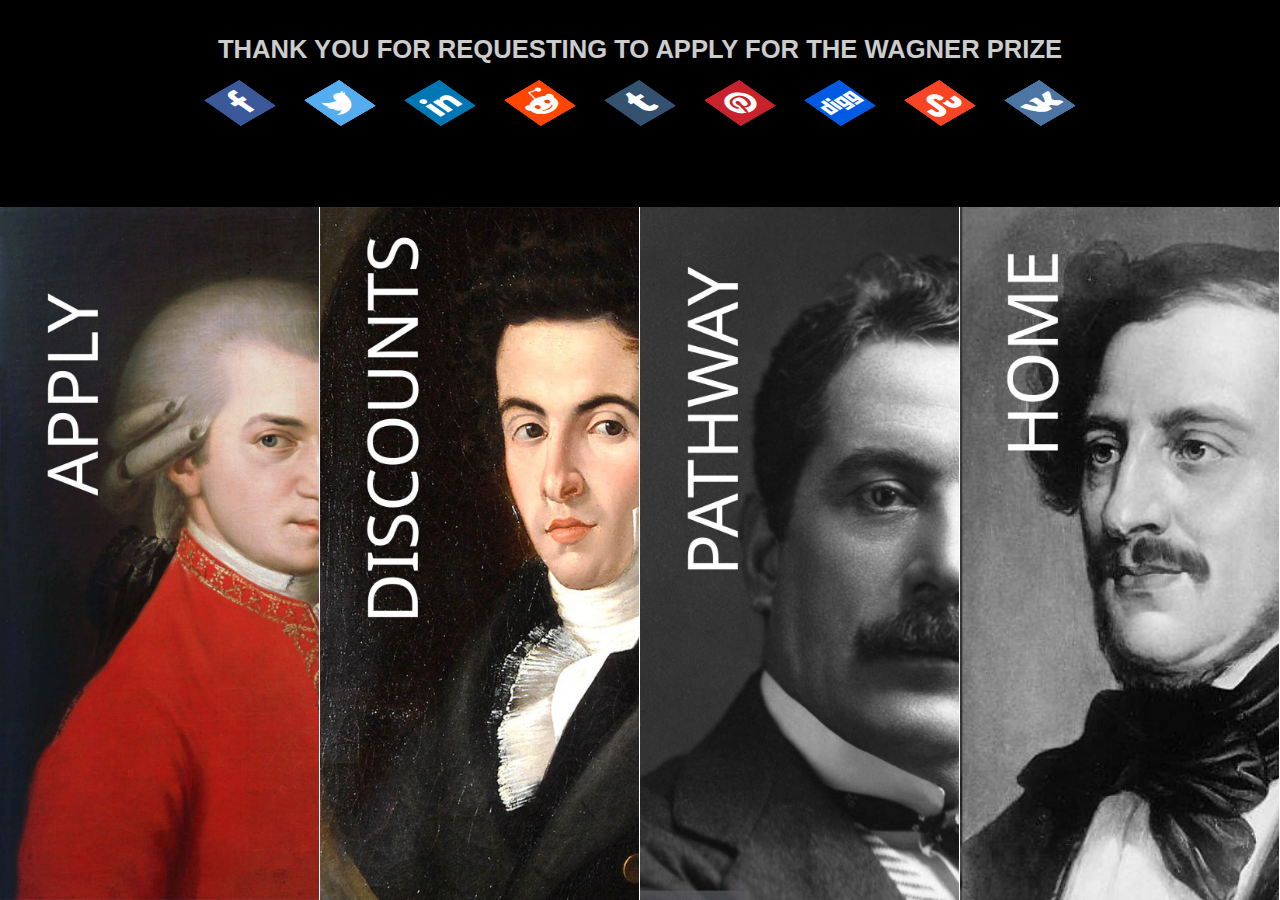
<file: apply.html>
<!DOCTYPE html PUBLIC "-//W3C//DTD XHTML 1.0 Transitional//EN" "http://www.w3.org/TR/xhtml1/DTD/xhtml1-transitional.dtd">
<html xmlns="http://www.w3.org/1999/xhtml">
<head>
<meta http-equiv="Content-Type" content="text/html; charset=utf-8">
<meta name="viewport" content="width=device-width, initial-scale=1">
<meta name=”robots” content=”noindex,nofollow”>
<title>Apply</title>
<link rel="stylesheet" type="text/css" href="apply.css">
<link href="https://stackpath.bootstrapcdn.com/font-awesome/4.7.0/css/font-awesome.min.css" rel="stylesheet" integrity="sha384-wvfXpqpZZVQGK6TAh5PVlGOfQNHSoD2xbE+QkPxCAFlNEevoEH3Sl0sibVcOQVnN" crossorigin="anonymous">


</head>

<body>

<br>
<div class="title">


<h1>THANK YOU FOR REQUESTING TO APPLY FOR THE WAGNER PRIZE</h1>

<br>

<div class="share-buttons">
  <br><br><br>
  <ul>

  <li>
    <a href="http://www.facebook.com/sharer.php?u=http://singthemasters.ueuo.com/" target="_blank">
      <span></span>
      <span></span>
      <span></span>
      <span class="fa fa-facebook" aria-hidden="true"></span>
    </a>
  </li>
  <li>
        <a href="https://twitter.com/share?url=http://singthemasters.ueuo.com/&amp;text=Simple%20Share%20Buttons&amp;hashtags=singthemasters" target="_blank">
          <span></span>
          <span></span>
          <span></span>
          <span class="fa fa-twitter" aria-hidden="true"></span></a>  <!-- LinkedIn -->
  </li>
  <li>
    <a href="http://www.linkedin.com/shareArticle?mini=true&amp;url=http://singthemasters.ueuo.com/" target="_blank">
      <span></span>
      <span></span>
      <span></span>
      <span class="fa fa-linkedin" aria-hidden="true"></span>
        </a>
  </li>
  <li>

    <a href="http://reddit.com/submit?url=http://singthemasters.ueuo.com/&amp;title=Sing the Masters Competitions" target="_blank">
      <span></span>
      <span></span>
      <span></span>
      <span class="fa fa-reddit-alien" aria-hidden="true"></span>
    </a>
  </li>

  <li>
    <a href="http://www.tumblr.com/share/link?url=http://singthemasters.ueuo.com/&amp;title=Sing the Masters Competitions" target="_blank">
      <span></span>
      <span></span>
      <span></span>
      <span class="fa fa-tumblr" aria-hidden="true"></span>
    </a>
  </li>
  <li>

    <a href="javascript:void((function()%7Bvar%20e=document.createElement('script');e.setAttribute('type','text/javascript');e.setAttribute('charset','UTF-8');e.setAttribute('src','http://assets.pinterest.com/js/pinmarklet.js?r='+Math.random()*99999999);document.body.appendChild(e)%7D)());">
      <span></span>
      <span></span>
      <span></span>
      <span class="fa fa-pinterest" aria-hidden="true"></span>
    </a>
  </li>
  <li>

      <a href="http://www.digg.com/submit?url=http://singthemasters.ueuo.com/" target="_blank">
      <span></span>
      <span></span>
      <span></span>
      <span class="fa fa-digg" aria-hidden="true"></span>
      </a>
  </li>

  <li>

      <a href="http://www.stumbleupon.com/submit?url=http://singthemasters.ueuo.com/&amp;title=Sing the Masters Competitions" target="_blank">
        <span></span>
        <span></span>
        <span></span>
        <span class="fa fa-stumbleupon" aria-hidden="true"></span>
      </a>
  </li>
  <li>

      <a href="http://vkontakte.ru/share.php?url=http://singthemasters.ueuo.com/" target="_blank">
        <span></span>
        <span></span>
        <span></span>
        <span class="fa fa-vk" aria-hidden="true"></span>
      </a>
  </li>

        </ul>
</div>
</div>

<div class="bottom">


<ul>
  <li>
    <div class="content">
      <br><br><br>
          DON'T FORGET TO SHARE BY CLICKING THE SOCIAL MEDIA LINKS ABOVE
<br><br><br>
<p> APPLICATION&nbsp;FORM</p>
<br><br><br><br><br>
      <div class="form">
        <a href="/images/wagnerform.pdf" download>DOWNLOAD</a>
        </div>

      </div>
  </li>
  <li>  <div class="content">
<p>
      <h2>FOR INFORMATION ON FEE DISCOUNTS CLICK BELOW</h2>
    <div class="form">


      <a href="discount.html">DISCOUNTS</a>
  </div>
  </p>
  </div></li>
  <li>  <div class="content">
      <h2>Opera Studio - Pathway to Performance</h2>
      <p>Check out Opera Classica Europa's new Opera Studio <br>
         The Pathway to Performance<br> <br>

<div class="form">
        <a href="https://operapath.com" target="_blank">PATHWAY</a> <br> <br>
        </div>
      </p>
      </div></li>
      <li>  <div class="content">

          <p>
    <div class="form">
            <a href="desktop.html">HOME</a>
            </div>
          </p>
          </div></li>
</ul>
</div>
<!-- </div>
</div> -->

</body>

</html>
</file>
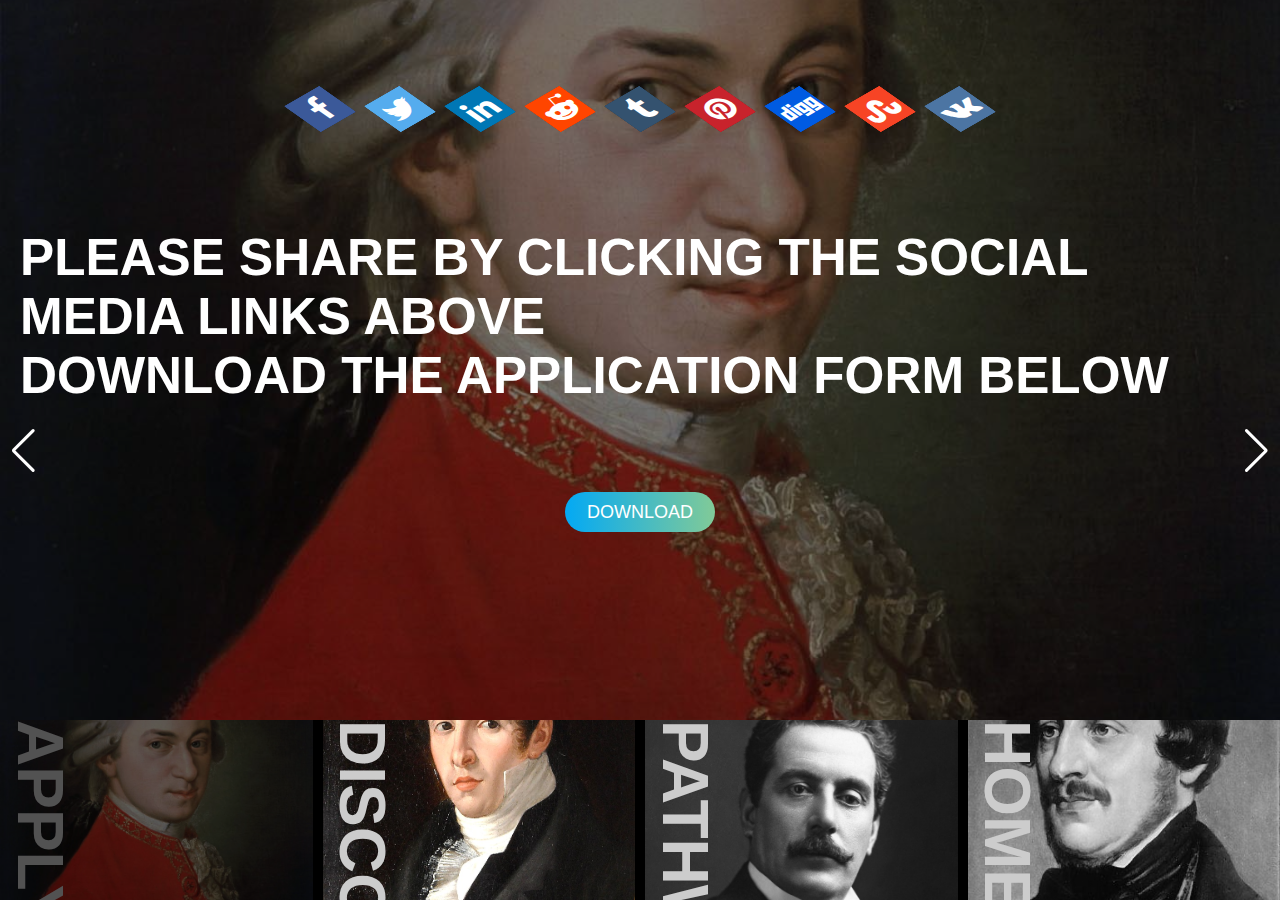
<file: applymobile.html>
<!DOCTYPE html PUBLIC "-//W3C//DTD XHTML 1.0 Transitional//EN" "http://www.w3.org/TR/xhtml1/DTD/xhtml1-transitional.dtd">
<html xmlns="http://www.w3.org/1999/xhtml">
<head>
<meta http-equiv="Content-Type" content="text/html; charset=utf-8">
<meta name=”robots” content=”noindex,nofollow”>
<meta name="viewport" content="width=device-width, initial-scale=1">
<title>Apply</title>
<link rel="stylesheet" type="text/css" href="applymobile.css">
<link rel="stylesheet" href="swiper.min.css">
<link href="https://stackpath.bootstrapcdn.com/font-awesome/4.7.0/css/font-awesome.min.css" rel="stylesheet" integrity="sha384-wvfXpqpZZVQGK6TAh5PVlGOfQNHSoD2xbE+QkPxCAFlNEevoEH3Sl0sibVcOQVnN" crossorigin="anonymous">


</head>

<body>
  <div class="swiper-container gallery-top">
      <div class="swiper-wrapper">

       <div class="swiper-slide" style="background-image:url(images/Mozart.jpg)">
         <div class="content">
<br>
<div class="title">


<h1>THANK YOU FOR REQUESTING TO APPLY FOR OUR PROGRAM</h1>

<br><br><br><br><br>

<div class="share-buttons">
  <br><br><br>
<ul>

<li>
  <a href="http://www.facebook.com/sharer.php?u=http://singthemasters.ueuo.com/" target="_blank">
    <span></span>
    <span></span>
    <span></span>
    <span class="fa fa-facebook" aria-hidden="true"></span>
  </a>
</li>
<li>
      <a href="https://twitter.com/share?url=http://singthemasters.ueuo.com/&amp;text=Simple%20Share%20Buttons&amp;hashtags=singthemasters" target="_blank">
        <span></span>
        <span></span>
        <span></span>
        <span class="fa fa-twitter" aria-hidden="true"></span></a>  <!-- LinkedIn -->
</li>
<li>
  <a href="http://www.linkedin.com/shareArticle?mini=true&amp;url=http://singthemasters.ueuo.com/" target="_blank">
    <span></span>
    <span></span>
    <span></span>
    <span class="fa fa-linkedin" aria-hidden="true"></span>
      </a>
</li>
<li>

  <a href="http://reddit.com/submit?url=http://singthemasters.ueuo.com/&amp;title=Sing the Masters Competitions" target="_blank">
    <span></span>
    <span></span>
    <span></span>
    <span class="fa fa-reddit-alien" aria-hidden="true"></span>
  </a>
</li>

<li>
  <a href="http://www.tumblr.com/share/link?url=http://singthemasters.ueuo.com/&amp;title=Sing the Masters Competitions" target="_blank">
    <span></span>
    <span></span>
    <span></span>
    <span class="fa fa-tumblr" aria-hidden="true"></span>
  </a>
</li>
<li>

  <a href="javascript:void((function()%7Bvar%20e=document.createElement('script');e.setAttribute('type','text/javascript');e.setAttribute('charset','UTF-8');e.setAttribute('src','http://assets.pinterest.com/js/pinmarklet.js?r='+Math.random()*99999999);document.body.appendChild(e)%7D)());">
    <span></span>
    <span></span>
    <span></span>
    <span class="fa fa-pinterest" aria-hidden="true"></span>
  </a>
</li>
<li>

    <a href="http://www.digg.com/submit?url=http://singthemasters.ueuo.com/" target="_blank">
    <span></span>
    <span></span>
    <span></span>
    <span class="fa fa-digg" aria-hidden="true"></span>
    </a>
</li>

<li>

    <a href="http://www.stumbleupon.com/submit?url=http://singthemasters.ueuo.com/&amp;title=Sing the Masters Competitions" target="_blank">
      <span></span>
      <span></span>
      <span></span>
      <span class="fa fa-stumbleupon" aria-hidden="true"></span>
    </a>
</li>
<li>

    <a href="http://vkontakte.ru/share.php?url=http://singthemasters.ueuo.com/" target="_blank">
      <span></span>
      <span></span>
      <span></span>
      <span class="fa fa-vk" aria-hidden="true"></span>
    </a>
</li>

      </ul>
</div>
</div>
<!-- </div>
</div>

<div class="swiper-slide"style="background-image:url(images/bg2.jpg)">

    <div class="content"> -->
      <br>
        <h1>  PLEASE SHARE BY CLICKING THE SOCIAL MEDIA LINKS ABOVE <br> DOWNLOAD THE APPLICATION FORM BELOW
</h1><br><br><br><br><br><br><br>
<!-- <p> APPLICATION&nbsp;FORM</p> -->
<br><br>
      <div class="form">
        <a href="/images/operaform.pdf" download>DOWNLOAD</a>
        </div>
</div>
</div>

<div class="swiper-slide"style="background-image:url(images/Bellini.jpg)">
    <div class="content">
<p>  <h2 style="font-size: 4vw; text-align:center;">FOR INFORMATION ON FEE DISCOUNTS CLICK BELOW</h2>
    <div class="form">


      <a href="discountmobile.html">DISCOUNTS</a>
      <br><br><br><br><br>
  </div>
  </p>
  </div>
</div>

<div class="swiper-slide"style="background-image:url(images/Puccini.jpg)">
  <div class="content">
      <h2 style="font-size:4vw; text-align:center;">Opera Studio - Performance Pathway</h2>
      <p>Check out Opera Classica Europa's new Opera Studio <br>
         The Pathway to Performance<br> <br><br> <br>
<div class="form">
        <a href="wagnerprize.html">PATHWAY</a> <br> <br>
        </div>
      </p>
      </div>
    </div>


    <div class="swiper-slide"style="background-image:url(images/Donizetti.jpg)">
      <div class="content">
    <p>
    <div class="form">
            <a href="mobile.html">HOME</a>
            </div>
          </p>
          </div>
        </div>

</div>
</div>
</div>
<div class="swiper-button-next swiper-button-white"></div>
<div class="swiper-button-prev swiper-button-white"></div>
</div>

<div class="swiper-container gallery-thumbs">
 <div class="swiper-wrapper">
   <div class="swiper-slide" style="background-image:url(images/Mozart.jpg)"> <h3>APPLY</h3> </div>
<div class="swiper-slide" style="background-image:url(images/Bellini.jpg)"> <h3>DISCOUNTS</h3> </div>
 <div class="swiper-slide" style="background-image:url(images/Puccini.jpg)"> <h3>PATHWAY</h3> </div>
   <div class="swiper-slide" style="background-image:url(images/Donizetti.jpg)"> <h3>HOME</h3> </div>
         </div>
      </div>

      <!-- Swiper JS -->
      <script src="swiper.min.js"></script>

      <!-- Initialize Swiper -->
      <script>
        var galleryThumbs = new Swiper('.gallery-thumbs', {
          spaceBetween: 10,
          slidesPerView: 4,
          loop: true,
          freeMode: true,
          loopedSlides: 5, //looped slides should be the same
          watchSlidesVisibility: true,
          watchSlidesProgress: true,
        });
        var galleryTop = new Swiper('.gallery-top', {
          spaceBetween: 10,
          loop:true,
          loopedSlides: 5, //looped slides should be the same
          navigation: {
            nextEl: '.swiper-button-next',
            prevEl: '.swiper-button-prev',
          },
          thumbs: {
            swiper: galleryThumbs,
          },
        });
      </script>

</body>

</html>
</file>
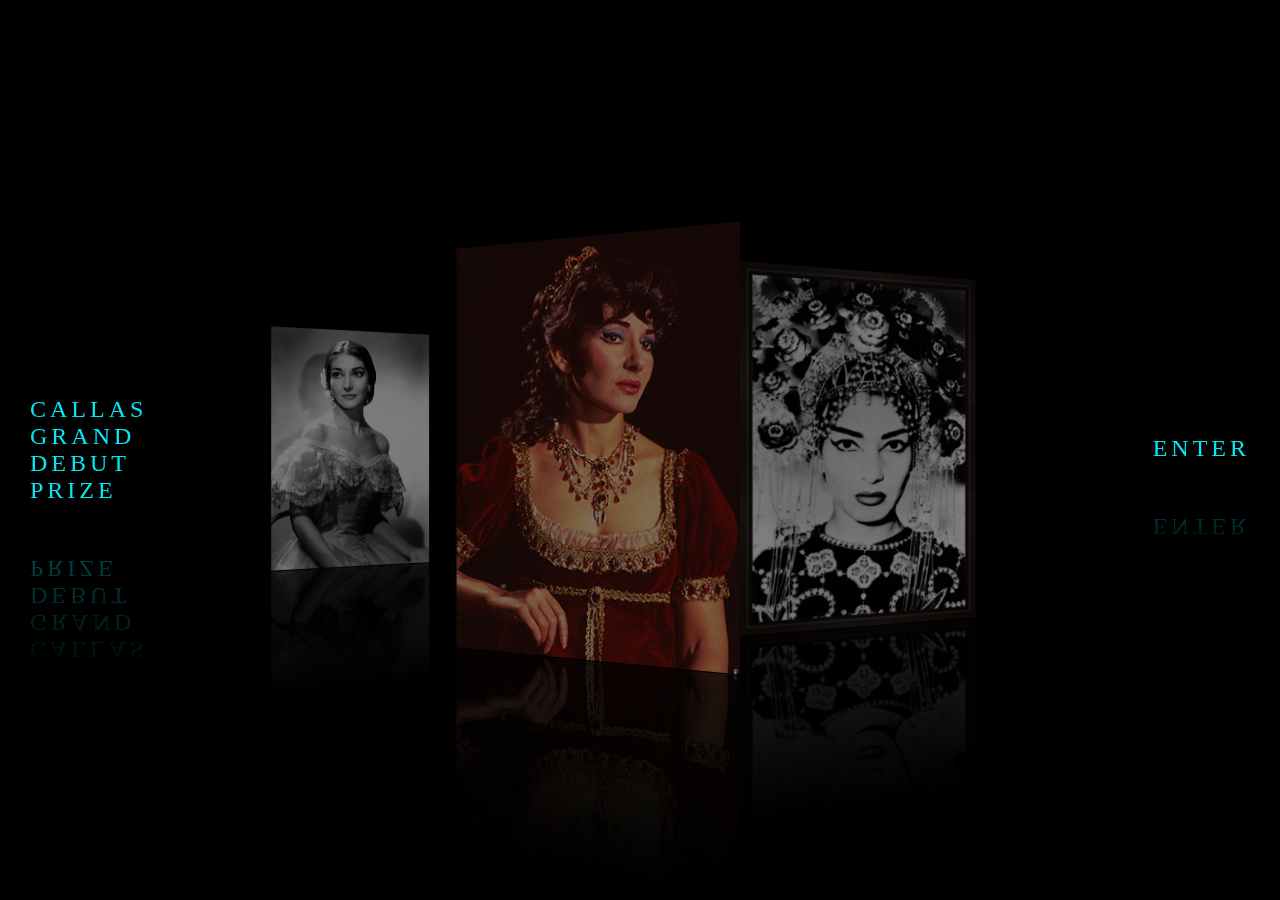
<file: callas.html>
<!DOCTYPE html>
<html lang="en" dir="ltr">
  <head>
    <meta charset="utf-8">
    <meta name="viewport" content="width=device-width, initial-scale=1.0">
    <meta name="description" content="Sing in Alte Oper Frankfurt. Singing Competition in Germany.">

    <meta name="keywords" content="opera, course, studio, europe, classica, europa, european, singer, singing, Germany, UK, England">

    <title>"Callas" Grand Debut Prize</title>
    <link rel="stylesheet" media="(min-width: 480px)" href="callas.css">
    <link rel="stylesheet" media="(max-width: 479px)" href="callasmob.css">
  </head>
  <body>

    <!-- &nbsp; -->

    <div class="wrapper">

    <div class="title">Callas <br> Grand Debut Prize</div>
<div class="container1">
  <img src="images/Callas1.jpg" alt="Maria Callas">
</div>
<div class="container2">
  <img src="images/CallasTosca.jpg" alt="Tosca">
</div>
<div class="container3">
  <img src="images/CallasTurandot.jpg" alt="Turandot">
</div>

<div class="button">
  <a href="callasinfo.html">
    <span></span>
    <span></span>
    <span></span>
    <span></span>
    Enter
    </a>

</div>
</div>

  </body>
</html>
</file>
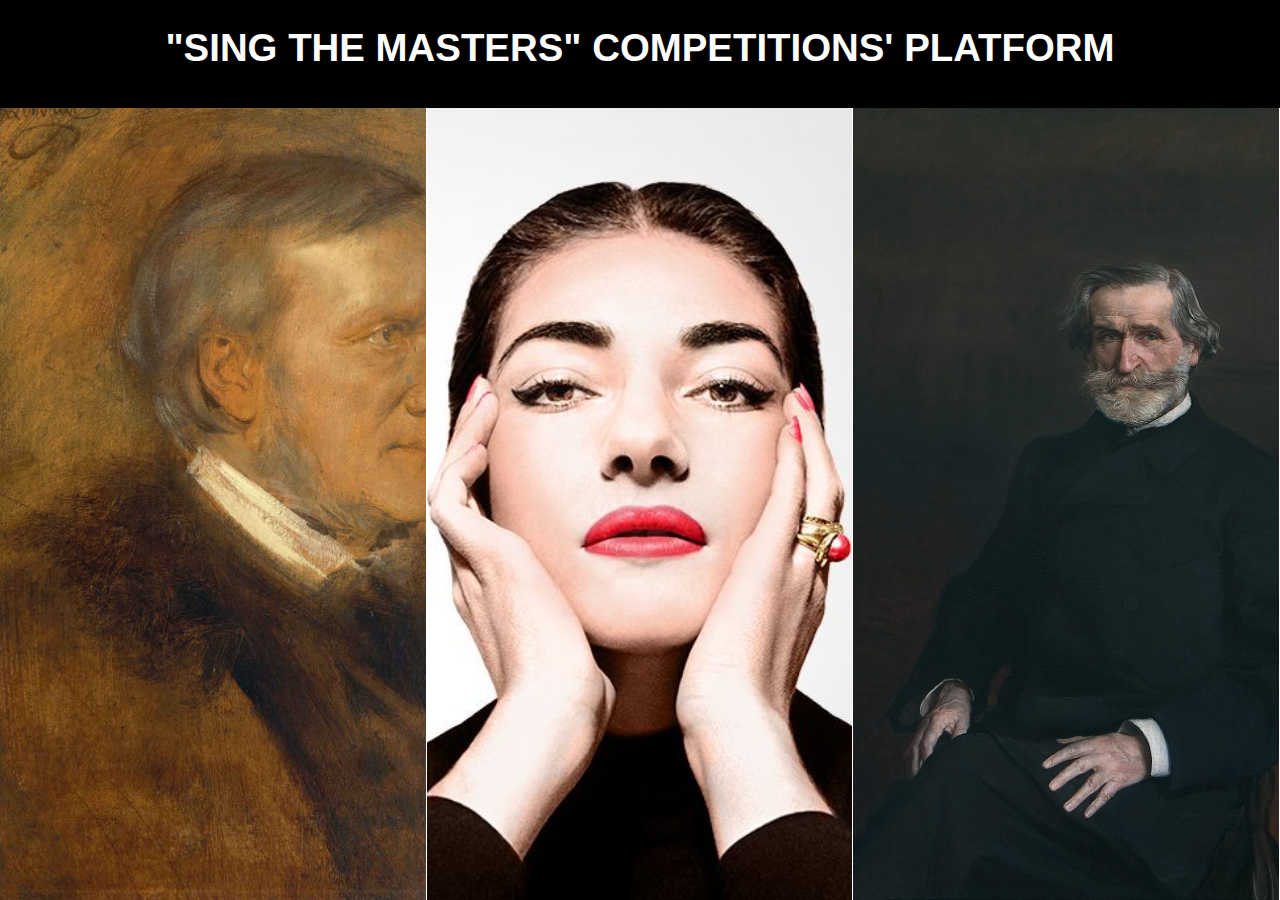
<file: desktop.html>
<!DOCTYPE html PUBLIC "-//W3C//DTD XHTML 1.0 Transitional//EN" "http://www.w3.org/TR/xhtml1/DTD/xhtml1-transitional.dtd">
<html xmlns="http://www.w3.org/1999/xhtml">
<head>
<meta http-equiv="Content-Type" content="text/html; charset=utf-8">
<meta name="description" content="Sing Wagner in Bayreuth. Singing Competition in Germany.">
<meta name="viewport" content="width=device-width, initial-scale=1">
<meta name="keywords" content="opera, course, studio, europe, classica, europa, european, singer, singing, Germany, UK, England">
<title>"Sing the Masters" Desktop Version</title>
<link rel="stylesheet" type="text/css" href="desktop.css">

</head>

<body>
<h1> "SING THE MASTERS" COMPETITIONS' PLATFORM</h1>




<div class="bottom">


<ul>

  <li>  <div class="content">

      <p>
<div class="form">
        <a href="wagnerprize.html">WAGNER</a> <br> <br>
        </div>
      </p>
      </div></li>

      <li>  <div class="content">

          <p>
    <div class="form">
            <a href="callas.html">CALLAS</a> <br> <br>
            </div>
          </p>
          </div></li>

      <li>  <div class="content">

          <p>
    <div class="form">
            <a href="https://www.fulhamopera.com/verdi-prize" target="_blank">VERDI</a>
            </div>
          </p>
          </div></li>
</ul>
</div>

</body>
</html>
</file>
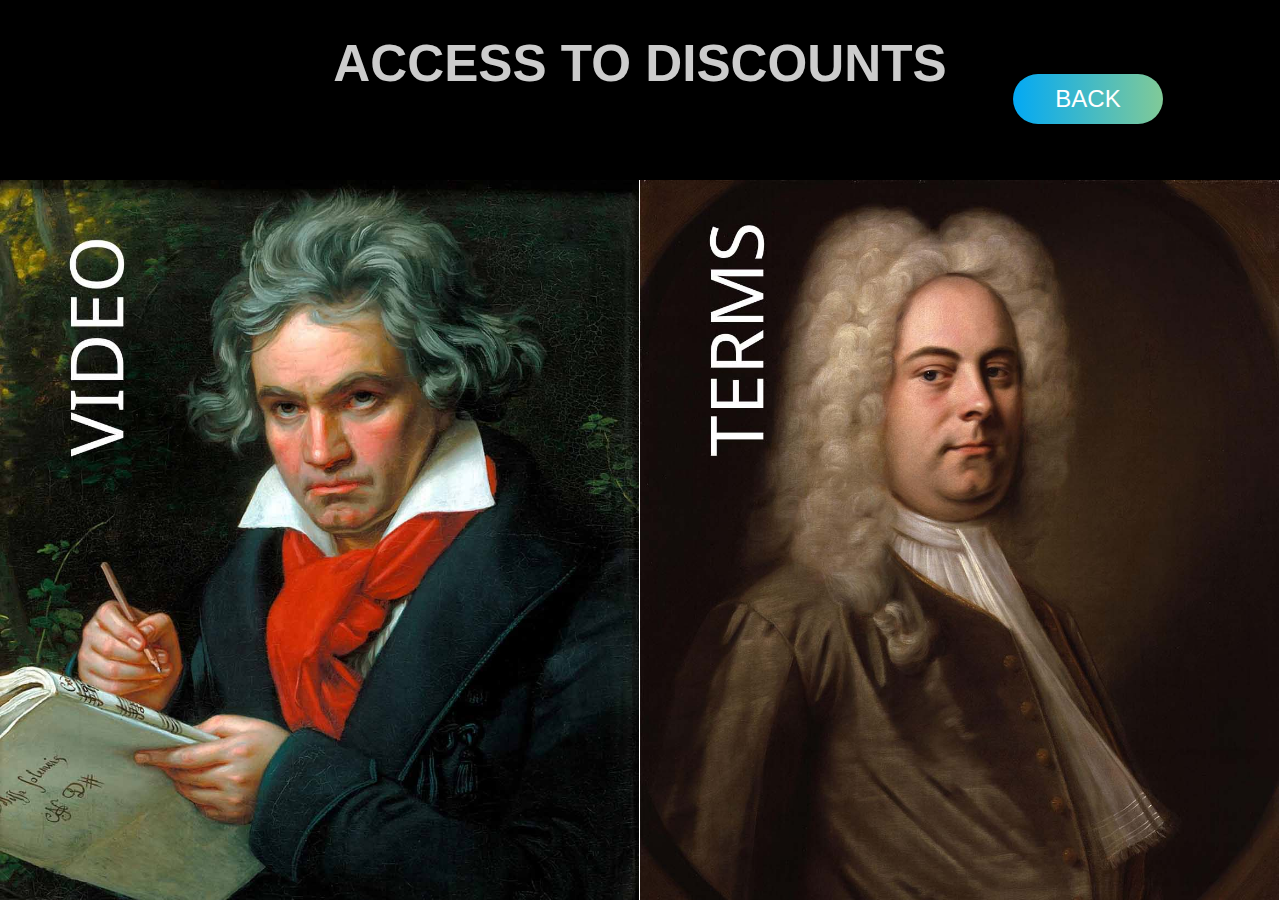
<file: discount.html>
<!DOCTYPE html PUBLIC "-//W3C//DTD XHTML 1.0 Transitional//EN" "http://www.w3.org/TR/xhtml1/DTD/xhtml1-transitional.dtd">
<html xmlns="http://www.w3.org/1999/xhtml">
<head>
<meta http-equiv="Content-Type" content="text/html; charset=utf-8">
<meta name=”robots” content=”noindex,nofollow”>
<meta name="viewport" content="width=device-width, initial-scale=1">
<title>DISCOUNTS</title>
<link rel="stylesheet" type="text/css" href="discount.css">

</head>

<body>


<h1 style="font-size:4vw;">ACCESS TO DISCOUNTS</h1>
<div class="form">

<a href="apply.html">BACK</a>

</div>



<!-- </div> -->


<div class="bottom">
<ul>


  <li>  <div class="content">
<p>

  <div class="resp-container">

    <iframe style="float:right" class="resp-iframe"  src="https://www.youtube.com/embed/m7to3lafJ7g" gesture="media"  allow="encrypted-media" allowfullscreen></iframe>
  </p>
  </div></li>
<li>
  <div class="content">

<p>
The Wagner Prize is happy to offer discounts to all participants on the premise that during the application process, applicants will assist with spreading the word about what we're doing.
<br><br>
Once you send in your application, you will receive a code which your friends and contacts will be able to use as a 5% discount voucher (so that we know that we got their application because of your recommendation.)
<br><br>

For successful applicants:
<br>
If you get accepted to the program yourself as a soloist, for every 10 people that apply we’ll give you a 10% discount from your fees for the program.  The maximum discount you may receive is 50%.
However if we pick someone from the applications we receive based on your recommendation to partake in the competition… you’ll get a full fee waiver.
<br><br>

For applicants that don't qualify:
<br> If someone you recommended us to gets picked to compete, but you didn't, we’ll be happy to offer you a place in our Pathway to Performance chorus program, free of charge and with FREE accommodation in Espenschied.  All you’ll have to do is pick the opera and period you want to partake in and we’ll offer you the chorus.

Once we receive your application, you’ll be sent a closing date for paying your fees and if by that date any of the above has occurred, you’ll be entitled to these discounts!
</p>
</div>

  </div>
  </li>
  </ul>
</body>
</html>
</file>
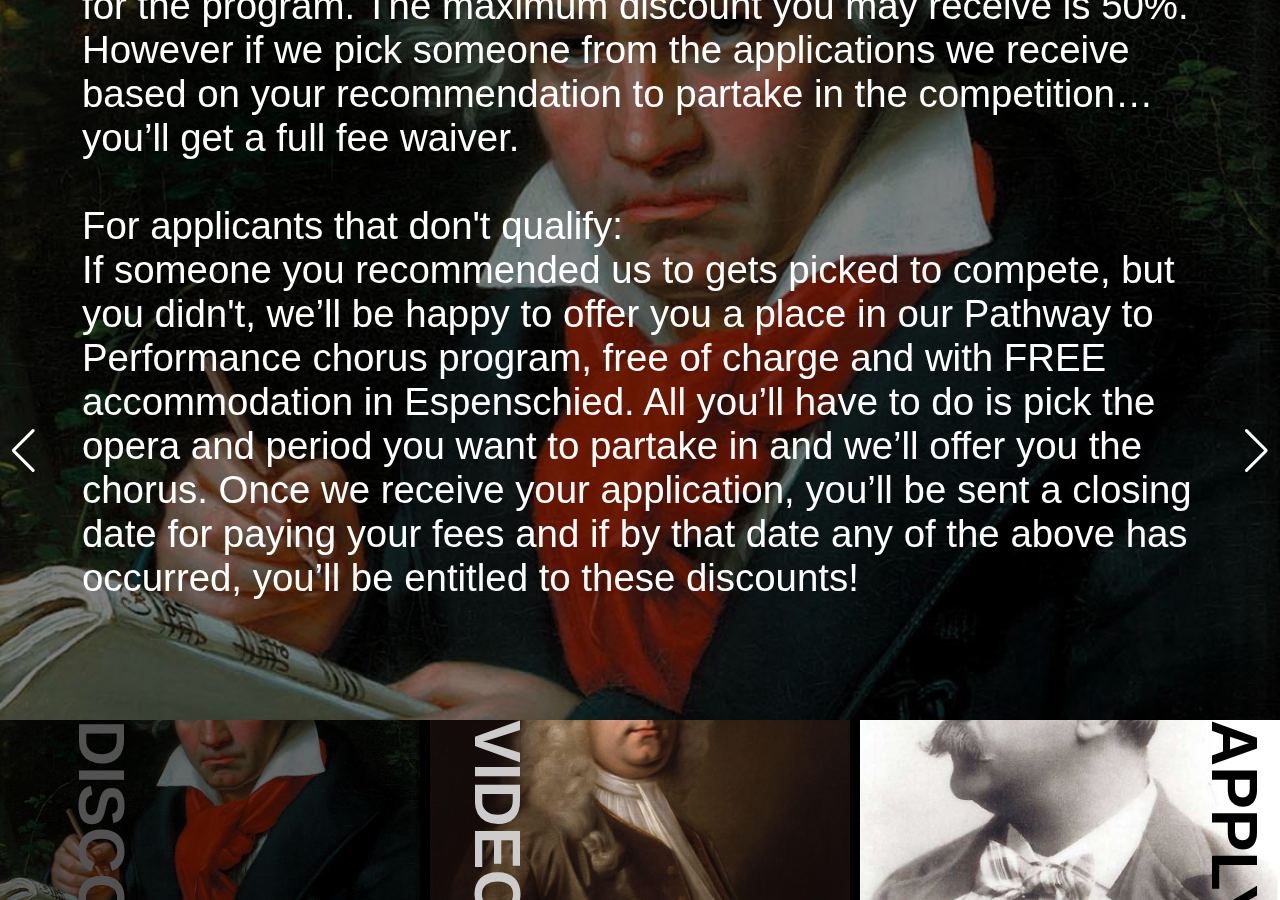
<file: discountmobile.html>
<!DOCTYPE html PUBLIC "-//W3C//DTD XHTML 1.0 Transitional//EN" "http://www.w3.org/TR/xhtml1/DTD/xhtml1-transitional.dtd">
<html xmlns="http://www.w3.org/1999/xhtml">
<head>
<meta http-equiv="Content-Type" content="text/html; charset=utf-8">
<meta name="viewport" content="width=device-width, initial-scale=1">
<meta name=”robots” content=”noindex,nofollow”>
<title>DISCOUNTS</title>
<link rel="stylesheet" type="text/css" href="discountmobile.css">
<link rel="stylesheet" href="swiper.min.css">

</head>

<body>
  <div class="swiper-container gallery-top">
      <div class="swiper-wrapper">

        <div class="swiper-slide"style="background-image:url(images/Beethoven.jpg)">
            <div class="content">

        <p>
        ACCESS TO DISCOUNTS <br><br>
        The Wagner Prize is happy to offer discounts to all participants on the premise that during the application process, applicants will assist with spreading the word about what we're doing.
        <br><br>
        Once you send in your application, you will receive a code which your friends and contacts will be able to use as a 5% discount voucher (so that we know that we got their application because of your recommendation.)
        <br><br>

        For successful applicants:
        <br>
        If you get accepted to the program yourself as a soloist, for every 10 people that apply we’ll give you a 10% discount from your fees for the program.  The maximum discount you may receive is 50%.
        However if we pick someone from the applications we receive based on your recommendation to partake in the competition… you’ll get a full fee waiver.
        <br><br>

        For applicants that don't qualify:
        <br> If someone you recommended us to gets picked to compete, but you didn't, we’ll be happy to offer you a place in our Pathway to Performance chorus program, free of charge and with FREE accommodation in Espenschied.  All you’ll have to do is pick the opera and period you want to partake in and we’ll offer you the chorus.

        Once we receive your application, you’ll be sent a closing date for paying your fees and if by that date any of the above has occurred, you’ll be entitled to these discounts!
</p>
        </div>
        </div>

<div class="swiper-slide"style="background-image:url(images/Handel.jpg)">
  <div class="content">
<p>
  <div class="resp-container">
<iframe style="float:right" class="resp-iframe"  src="https://www.youtube.com/embed/m7to3lafJ7g" gesture="media"  allow="encrypted-media" allowfullscreen></iframe>
  </p>
  </div>
</div>
</div>



<div class="swiper-slide" style="background-image:url(images/Leoncavallo.jpg)">
  <div class="content">

<h1 style="font-size:4vw;"> <br> BACK TO APPLY PAGE</h1>
<br><br><br><br><br> <br> <br> <br>

<div class="form" style="position:absolute;bottom:50%;">

<a href="applymobile.html">apply</a>


</div>
</div>
</div>


</div>
</div>

<div class="swiper-button-next swiper-button-white"></div>
<div class="swiper-button-prev swiper-button-white"></div>
</div>

<div class="swiper-container gallery-thumbs">
 <div class="swiper-wrapper">
   <div class="swiper-slide" style="background-image:url(images/Beethoven.jpg)"> <h3>DISCOUNTS</h3> </div>
<div class="swiper-slide" style="background-image:url(images/Handel.jpg)"> <h3 style="position:absolute;right:60%">VIDEO</h3> </div>
 <div class="swiper-slide" style="background-image:url(images/Leoncavallo.jpg)"> <h3 style="position:absolute; left:65%;color:#000000">APPLY</h3> </div>

     </div>
      </div>

      <!-- Swiper JS -->
      <script src="swiper.min.js"></script>

      <!-- Initialize Swiper -->
      <script>
        var galleryThumbs = new Swiper('.gallery-thumbs', {
          spaceBetween: 10,
          slidesPerView: 3,
          loop: true,
          freeMode: true,
          loopedSlides: 3, //looped slides should be the same
          watchSlidesVisibility: true,
          watchSlidesProgress: true,
        });
        var galleryTop = new Swiper('.gallery-top', {
          spaceBetween: 10,
          loop:true,
          loopedSlides: 3, //looped slides should be the same
          navigation: {
            nextEl: '.swiper-button-next',
            prevEl: '.swiper-button-prev',
          },
          thumbs: {
            swiper: galleryThumbs,
          },
        });
      </script>

</body>
</html>
</file>
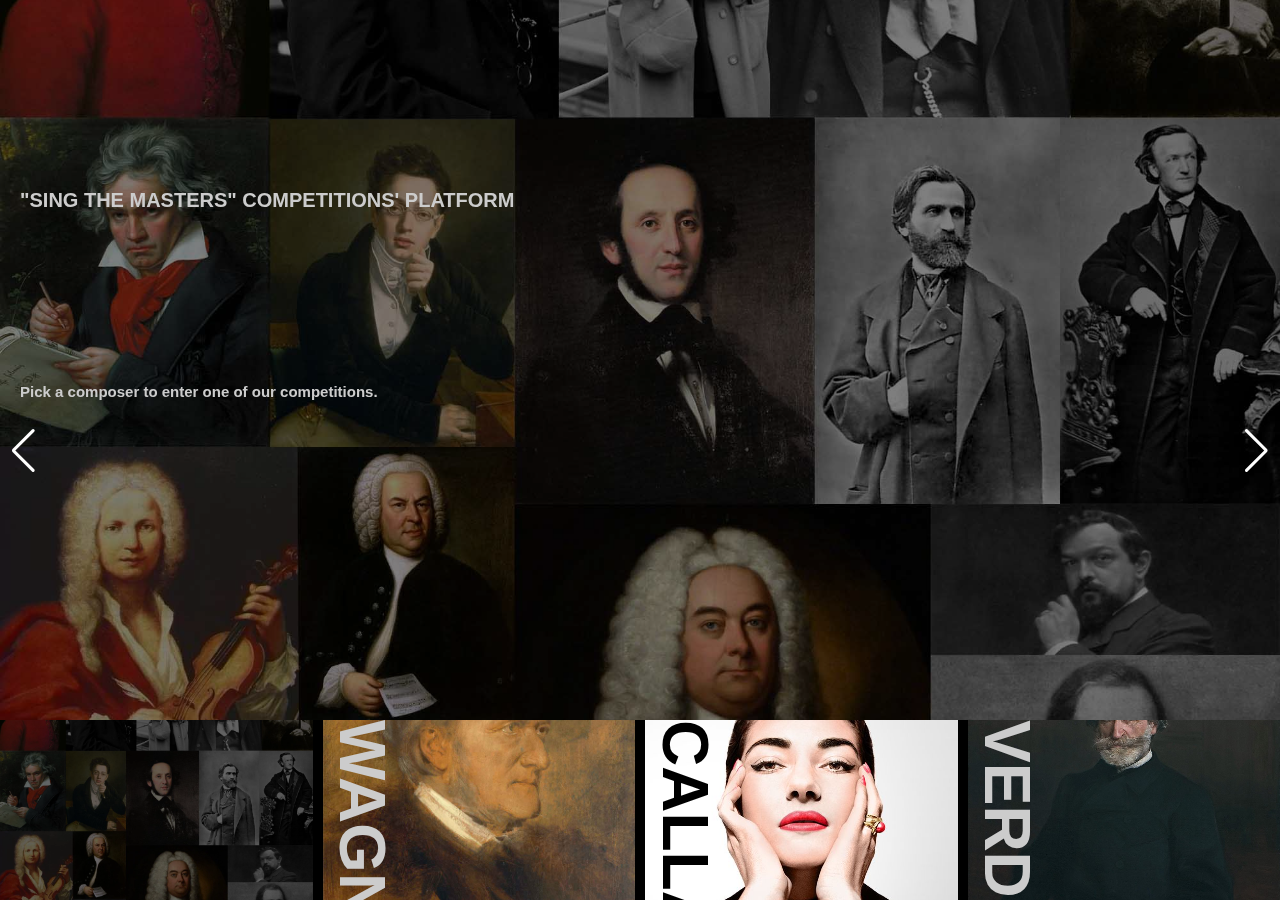
<file: mobile.html>
<!DOCTYPE html PUBLIC "-//W3C//DTD XHTML 1.0 Transitional//EN" "http://www.w3.org/TR/xhtml1/DTD/xhtml1-transitional.dtd">
<html xmlns="http://www.w3.org/1999/xhtml">
<head>
<meta http-equiv="Content-Type" content="text/html; charset=utf-8">
<meta name="description" content="Sing Wagner in Bayreuth. Singing Competition in Germany.">
<meta name="viewport" content="width=device-width, initial-scale=1">
<meta name="keywords" content="opera, course, studio, europe, classica, europa, european, singer, singing, Germany, UK, England">
<title>SING THE MASTERS</title>
<link rel="stylesheet" type="text/css" href="mobile.css">
<link rel="stylesheet" href="swiper.min.css">

</head>

<body>




  <div class="swiper-container gallery-top">
      <div class="swiper-wrapper">

        <div class="swiper-slide" style="background-image:url(images/collage.jpg)">
          <div class="content">

        <p>
        <!-- <div class="title"> -->


        <h1> "SING THE MASTERS"
           COMPETITIONS' PLATFORM</h1>
        <!-- </div>   -->
        <br><br><br><br><br><br>
      <h2>Pick a composer to enter one of our competitions.</h2>
        <br><br><br><br>
        </p>
        </div>
        </div>

        <div class="swiper-slide"style="background-image:url(images/Wagner.jpg)">
            <div class="content">

              <p>
        <div class="form">
                <a href="wagnerprizemobile.html">WAGNER</a> <br> <br>
                </div>
              </p>
        </div>
        </div>

        <div class="swiper-slide"style="background-image:url(images/Callas.jpg)">
            <div class="content">

              <p>
        <div class="form">
                <a href="callas.html">CALLAS</a> <br> <br>
                </div>
              </p>
        </div>
        </div>

<div class="swiper-slide"style="background-image:url(images/Verdi.jpg)">
  <div class="content">
    <p>
  <div class="form">
      <a href="https://www.fulhamopera.com/verdi-prize" target="_blank">VERDI</a>
      </div>
    </p>
  </div>
</div>





</div>

</div>
</div>

<div class="swiper-button-next swiper-button-white"></div>
<div class="swiper-button-prev swiper-button-white"></div>
</div>

<div class="swiper-container gallery-thumbs">
 <div class="swiper-wrapper">
   <div class="swiper-slide" style="background-image:url(images/collage.jpg)"></div>
   <div class="swiper-slide" style="background-image:url(images/Wagner.jpg)"> <h3>WAGNER</h3> </div>
    <div class="swiper-slide" style="background-image:url(images/Callas.jpg)"> <h4>CALLAS</h4> </div>
<div class="swiper-slide" style="background-image:url(images/Verdi.jpg)"> <h3>VERDI</h3> </div>


     </div>
      </div>

      <!-- Swiper JS -->
      <script src="swiper.min.js"></script>

      <!-- Initialize Swiper -->
      <script>
        var galleryThumbs = new Swiper('.gallery-thumbs', {
          spaceBetween: 10,
          slidesPerView: 4,
          loop: true,
          freeMode: true,
          loopedSlides: 4, //looped slides should be the same
          watchSlidesVisibility: true,
          watchSlidesProgress: true,
        });
        var galleryTop = new Swiper('.gallery-top', {
          spaceBetween: 10,
          loop:true,
          loopedSlides: 4, //looped slides should be the same
          navigation: {
            nextEl: '.swiper-button-next',
            prevEl: '.swiper-button-prev',
          },
          thumbs: {
            swiper: galleryThumbs,
          },
        });
      </script>

</body>
</html>
</file>
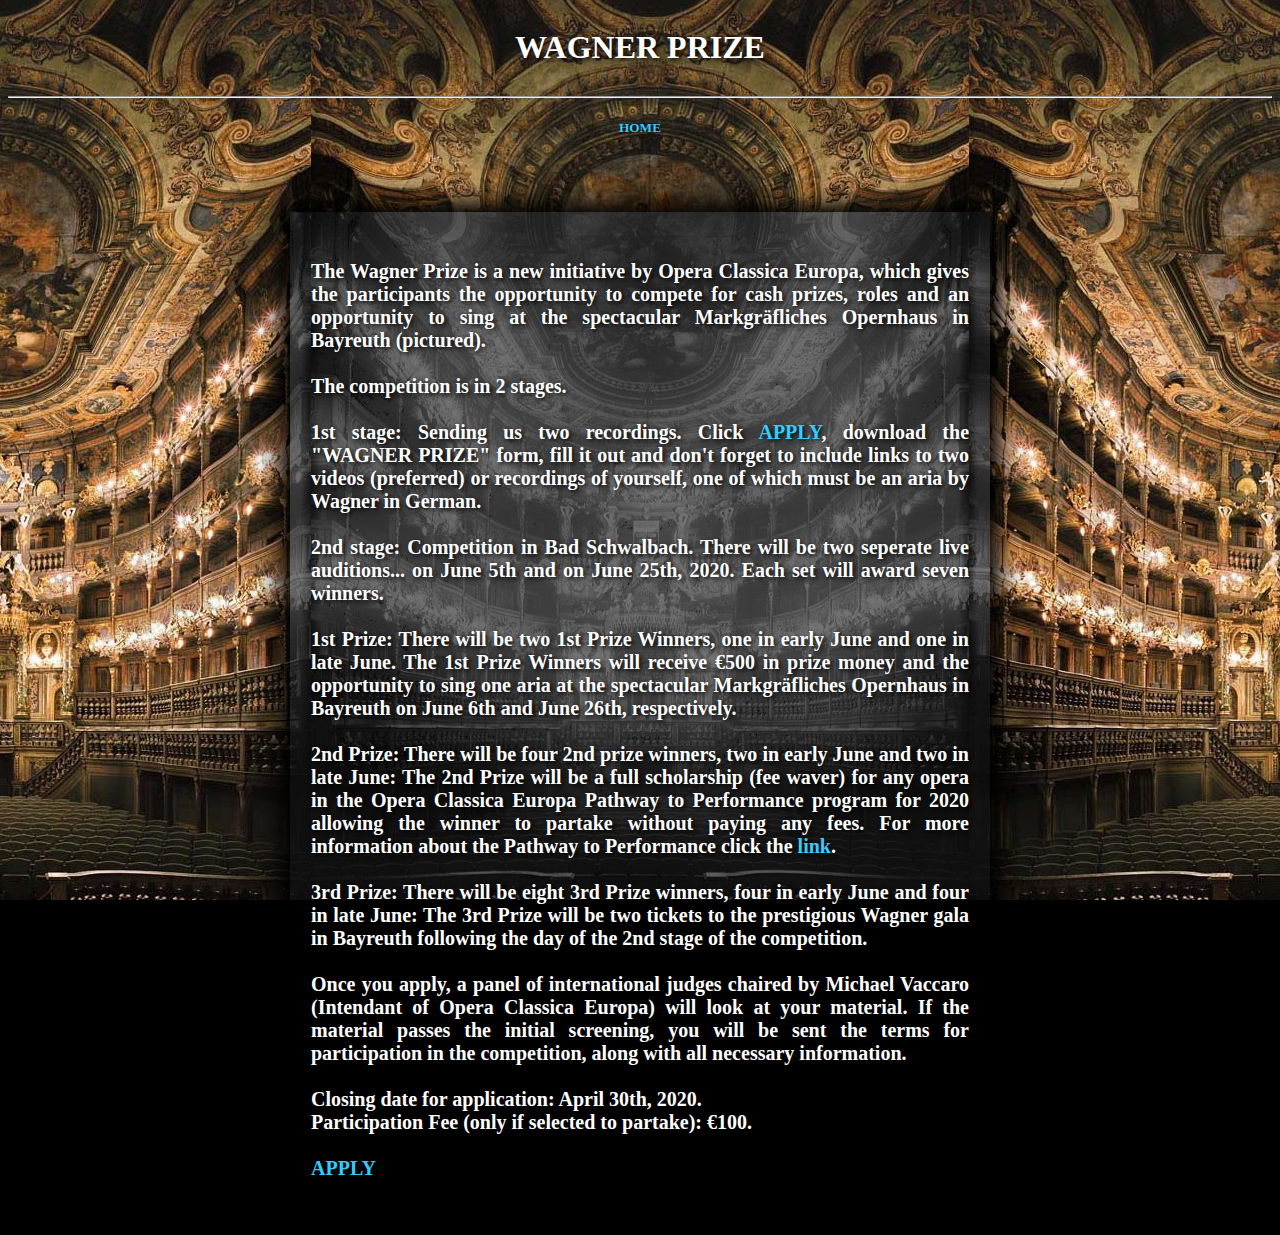
<file: wagnerprize.html>
<!DOCTYPE html PUBLIC "-//W3C//DTD XHTML 1.0 Transitional//EN" "http://www.w3.org/TR/xhtml1/DTD/xhtml1-transitional.dtd">
<html xmlns="http://www.w3.org/1999/xhtml">
<head>
<meta http-equiv="Content-Type" content="text/html; charset=utf-8">
<meta name="description" content="Sing Wagner in Bayreuth. Singing Competition in Germany.">
<meta name="viewport" content="width=device-width, initial-scale=1">
<meta name="keywords" content="opera, course, studio, europe, classica, europa, european, singer, singing, Germany, UK, Wagner, England">
<title>Wagner Prize</title>
<link rel="stylesheet" type="text/css" href="stylewagnerprize.css">

</head>

<body>
<div class="title" >
<h1>WAGNER PRIZE</h1>
<hr>
<h5><a href="desktop.html">HOME</a></h5>
</div>
<br>
<br>
<br>




<div class="blur-container">
<div class="blur">
<h4>

 The Wagner Prize is a new initiative by Opera Classica Europa, which gives the participants the opportunity to compete for cash prizes, roles and an opportunity to sing at the spectacular Markgräfliches Opernhaus in Bayreuth (pictured).
 <br />
 <br />

 The competition is in 2 stages.
  <br />
 <br />
 1st stage:  Sending us two recordings.  Click <a href="apply.html">APPLY</a>, download the "WAGNER PRIZE" form, fill it out and don't forget to include links to two videos (preferred) or recordings of yourself, one of which must be an aria by Wagner in German.
 <br />
 <br />
 2nd stage:  Competition in Bad Schwalbach.  There will be two seperate live auditions... on June 5th and on June 25th, 2020.  Each set will award seven winners. <br> <br>
 1st Prize: There will be two 1st Prize Winners, one in early June and one in late June.  The 1st Prize Winners will receive €500 in prize money and the opportunity to sing one aria at the spectacular Markgräfliches Opernhaus in Bayreuth on June 6th and June 26th, respectively.<br><br>
 2nd Prize: There will be four 2nd prize winners, two in early June and two in late June:  The 2nd Prize will be a full scholarship (fee waver) for any opera in the Opera Classica Europa Pathway to Performance program for 2020 allowing the winner to partake without paying any fees.  For more information about the Pathway to Performance click the <a href="https://operapath.com">link</a>.<br><br>
 3rd Prize:  There will be eight 3rd Prize winners, four in early June and four in late June:  The 3rd Prize will be two tickets to the prestigious Wagner gala in Bayreuth following the day of the 2nd stage of the competition. <br><br>
 Once you apply, a panel of international judges chaired by Michael Vaccaro (Intendant of Opera Classica Europa) will look at your material.  If the material passes the initial screening, you will be sent the terms for participation in the competition, along with all necessary information.  

 <br />
 <br />
 Closing date for application:  April 30th, 2020. <br>
 Participation Fee (only if selected to partake): €100.
 <br />
 <br />
 <a href="apply.html">APPLY</a>
</h4>

</div>
</div>


</body>
</html>
</file>
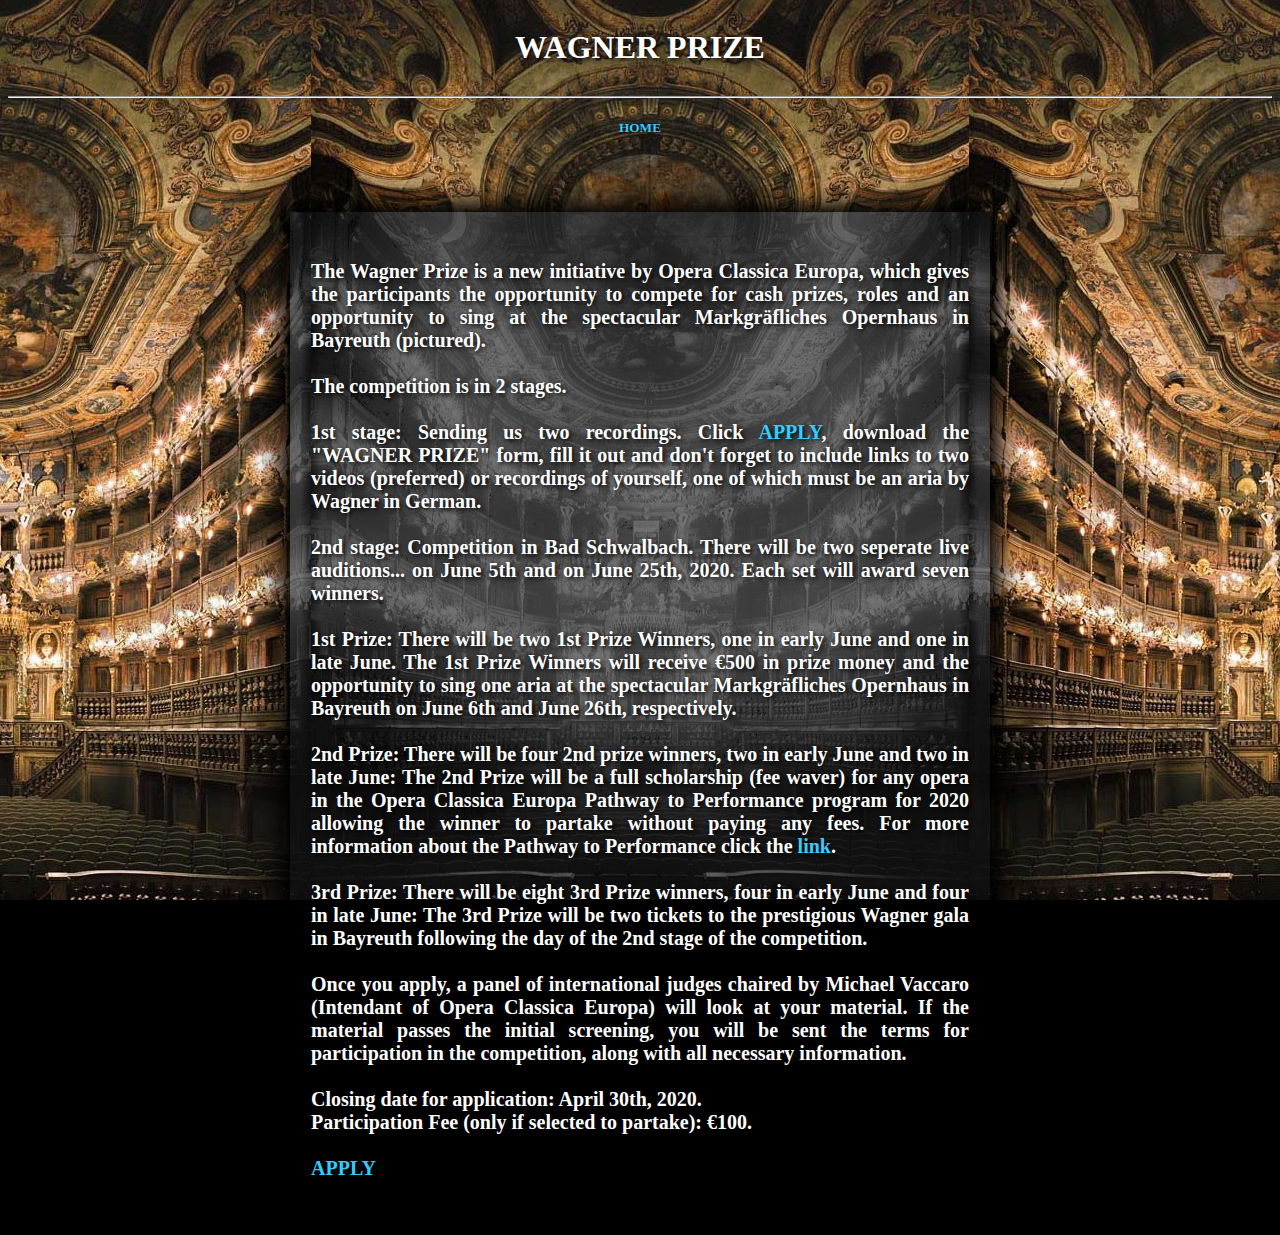
<file: wagnerprizemobile.html>
<!DOCTYPE html PUBLIC "-//W3C//DTD XHTML 1.0 Transitional//EN" "http://www.w3.org/TR/xhtml1/DTD/xhtml1-transitional.dtd">
<html xmlns="http://www.w3.org/1999/xhtml">
<head>
<meta http-equiv="Content-Type" content="text/html; charset=utf-8">
<meta name="description" content="Sing Wagner in Bayreuth. Singing Competition in Germany.">
<meta name="viewport" content="width=device-width, initial-scale=1">
<meta name="keywords" content="opera, course, studio, europe, classica, europa, european, singer, singing, Germany, UK, Wagner, England">
<title>Wagner Prize</title>
<link rel="stylesheet" type="text/css" href="stylewagnerprize.css">

</head>

<body>
<div class="title" >
<h1>WAGNER PRIZE</h1>
<hr>
<h5><a href="mobile.html">HOME</a></h5>
</div>
<br>
<br>
<br>




<div class="blur-container">
<div class="blur">
<h4>

 The Wagner Prize is a new initiative by Opera Classica Europa, which gives the participants the opportunity to compete for cash prizes, roles and an opportunity to sing at the spectacular Markgräfliches Opernhaus in Bayreuth (pictured).
 <br />
 <br />

 The competition is in 2 stages.
  <br />
 <br />
 1st stage:  Sending us two recordings.  Click <a href="applymobile.html">APPLY</a>, download the "WAGNER PRIZE" form, fill it out and don't forget to include links to two videos (preferred) or recordings of yourself, one of which must be an aria by Wagner in German.
 <br />
 <br />
 2nd stage:  Competition in Bad Schwalbach.  There will be two seperate live auditions... on June 5th and on June 25th, 2020.  Each set will award seven winners. <br> <br>
 1st Prize: There will be two 1st Prize Winners, one in early June and one in late June.  The 1st Prize Winners will receive €500 in prize money and the opportunity to sing one aria at the spectacular Markgräfliches Opernhaus in Bayreuth on June 6th and June 26th, respectively.<br><br>
 2nd Prize: There will be four 2nd prize winners, two in early June and two in late June:  The 2nd Prize will be a full scholarship (fee waver) for any opera in the Opera Classica Europa Pathway to Performance program for 2020 allowing the winner to partake without paying any fees.  For more information about the Pathway to Performance click the <a href="https://operapath.com">link</a>.<br><br>
 3rd Prize:  There will be eight 3rd Prize winners, four in early June and four in late June:  The 3rd Prize will be two tickets to the prestigious Wagner gala in Bayreuth following the day of the 2nd stage of the competition.
 <br><br>
Once you apply, a panel of international judges chaired by Michael Vaccaro (Intendant of Opera Classica Europa) will look at your material.  If the material passes the initial screening, you will be sent the terms for participation in the competition, along with all necessary information.
 <br />
 <br />
 Closing date for application:  April 30th, 2020. <br>
 Participation Fee (only if selected to partake): €100.
 <br />
 <br />
 <a href="applymobile.html">APPLY</a>
</h4>

</div>
</div>


</body>
</html>
</file>
<file: apply.css>
body
{
  margin: 0;
  padding: 0;
  font-family: sans-serif;
  background: black;
}

h1
{

  text-align: center;
  font-size: 2vw;
  color: #ccc;
}

h3
{
  font-size: 1vw;
  color: #ccc;
}

.title ul
{
  /* position: absolute;
  top: 15%; */

  display: table;
  margin-left: auto;
  margin-right: auto;
  margin-top: -70px;
  padding: 0;

  /* display: flex; */
}
.title ul li
{
  /* position: relative; */
  display: block;
  float: left;
  list-style: none;
  width: 40px;
  height: 40px;
  margin: 0 30px;
  transform: rotate(-30deg) skew(25deg);
  background: #000000;
}
.title ul li span
{
  position: absolute;
  top: 0;
  left: 0;
  width: 100%;
  height: 100%;
  background: #000;
  transition: 0.5s;
  display: flex !important;
  align-items: center;
  justify-content: center;
  color: #fff;
  font-size: 30px !important;

}
.title ul li:hover span
{
  box-shadow: -1px 1px 1px rgba(0, 0, 0, 0.1);
}
.title ul li:hover span:nth-child(5)
{
  transform: translate(40px, -40px);
  opacity: 1;
}
.title ul li:hover span:nth-child(4)
{
  transform: translate(30px, -30px);
  opacity: .8;
}
.title ul li:hover span:nth-child(3)
{
  transform: translate(20px, -20px);
  opacity: .6;
}
.title ul li:hover span:nth-child(2)
{
  transform: translate(10px, -10px);
  opacity: .4;
}
.title ul li:hover span:nth-child(1)
{
  transform: translate(0,0);
  opacity: .2;
}
.title ul li:nth-child(1) span
{
  background: #3b5999;
}
.title ul li:nth-child(2) span
{
  background: #55acee;
}
.title ul li:nth-child(3) span
{
  background: #0077B5;
}
.title ul li:nth-child(4) span
{
  background: #ff4500;
}
.title ul li:nth-child(5) span
{
  background: #34526f;
}
.title ul li:nth-child(6) span
{
  background: #c8232c;
}
.title ul li:nth-child(7) span
{
  background: #005be2;
}
.title ul li:nth-child(8) span
{
  background: #f74425;
}
.title ul li:nth-child(9) span
{
  background: #4c75a3;
}

.bottom ul
{
  position: absolute;
  top: 23%;
  left: 0;
  width: 100%;
  height: 77%;
  background: #ccc;
  margin: 0;
  padding: 0;

}
.bottom ul li{
  list-style: none;
  position: relative;
  width: 25%;
  height: 100%;
  border-right: 1px solid #fff;
  float: left;
  box-sizing: border-box;
  transition: 0.5s;
  text-align: center;
  overflow: hidden;
}
.bottom ul li:nth-child(1)
{
  background: url(images/Mozartapply.jpg);
  background-size: cover;
  background-position: left;
}
.bottom ul li:nth-child(2)
{
  background: url(images/Bellinidiscounts.jpg);
  background-size: cover;
  background-position: left;
}
.bottom ul li:nth-child(3)
{
  background: url(images/Puccinipathway.jpg);
  background-size: cover;
  background-position: left;
}

.bottom ul li:nth-child(4)
{
  background: url(images/Donizettihome.jpg);
  background-size: cover;
  background-position: left;
}

.bottom ul:hover li
{
  width: 15%;
}
.bottom ul li:hover
{
  width: 55%;
}
.bottom ul li .content
{
  position: absolute;
  bottom: -100%;
  left: 0;
  width: 100%;
  background: rgba(0, 0, 0, 0.8);
  box-sizing: border-box;
  color: #fff;
  opacity: 0;
}
.bottom ul li .content h2
{
  font-size: 1vw;
}

.bottom ul li:hover .content
{
  bottom: 0;
  transition: 0.5s;
  transition-delay: 0.5s;
  opacity: 1;
}

.form
{
position: absolute;
top: 70%;
left: 50%;
transform: translate(-50%,-50%);
margin: 0;
padding: 0;
display: flex;
}
/* .form a
{
  text-decoration: none;
  text-align: center;
  list-style: none;
  width: 300px;
  height: 50px;
  text-align: center;
  line-height: 50px;
  margin: 0 50px;
  background: rgba(255, 255, 255,.8);
  border-radius: 50%;
  color: #000635;
  transition: .5s;
}
.form a:hover
{
background: #fff;
box-shadow: 0 0 10px rgba(255,255,255,1),
            0 0 20px rgba(255,255,255,1),
            0 0 30px rgba(255,255,255,1),
            0 0 0 75px rgba(255,255,255,0.05),
            0 0 0 60px rgba(255,255,255,0.05),
            0 0 0 45px rgba(255,255,255,0.05),
            0 0 0 30px rgba(255,255,255,0.05),
            0 0 0 15px rgba(255,255,255,0.05);
} */




.form a
{
  position: absolute;
  top: 80%;
  left: 50%;
  transform: translate(-50%, -50%);
  width: 200px;
  height:60px;
  text-align: center;
  line-height: 60px;
  color: #fff;
  font-size: 24px;
  text-transform: uppercase;
  text-decoration: none;
  font-family: sans-serif;
box-sizing: border-box;
background: linear-gradient(90deg, #03a9f4, #ffeb3b, #03a9f4);
background-size: 400%;
border-radius: 30px;
z-index: 1;

}
.form a:hover
{
animation: animate 8s linear infinite;
}
@keyframes animate
{
0%
{
  background-position: 0%
}
100%
{
  background-position: 400%
}
}
.form a:before
{
content: '';
position: absolute;
top: -5px;
left: -5px;
right: -5px;
bottom: -5px;
z-index: -1;
background: linear-gradient(90deg, #03a9f4, #ffeb3b, #03a9f4);
background-size: 400%;
border-radius: 40px;
filter: blur(20px);
opacity: 0;
transition: 0.5s;
}
.form a:hover:before
{
filter: blur(20px);
opacity: 1;
animation: animate 8s linear infinite;
}

.resp-container {
    position: relative;
    overflow: hidden;
    padding-top: 56.25%;
}

.resp-iframe {
    position: absolute;
    bottom: 0;
    left: 0;
    width: 100%;
    height: 100%;
    border: 0;
}
p
{
  padding: 5%;
}
</file>
<file: applymobile.css>
html,body {
  position: relative;
  height: 100%;
}
body {
  background: #000;
  font-family: Helvetica Neue, Helvetica, Arial, sans-serif;
  font-size: 14px;
  color:#000;
  margin: 0;
  padding: 0;
}
.swiper-container {
  width: 100%;
  height: 300px;
  margin-left: auto;
  margin-right: auto;
}
.swiper-slide {
  background-size: cover;
  background-position: center;
}
.gallery-top {
  height: 80%;
  width: 100%;
}
.gallery-thumbs {
  height: 20%;
  box-sizing: border-box;
  padding: 10px 0;
}
.gallery-thumbs .swiper-slide {
  height: 100%;
  opacity: 1;
}
.gallery-thumbs .swiper-slide-thumb-active {
  opacity: 0.4;
}
.content
{
  position: absolute;
  bottom: -100%;
  left: 0;
  width: 100%;
  background: rgba(0, 0, 0, 0.5);
  box-sizing: border-box;
  color: #fff;
  opacity: 0;
  font-size: 2vw;
  padding: 20px;
  bottom: 0;
  transition: 0.5s;
  transition-delay: 0.5s;
  opacity: 1;
}
.title ul
{
  /* position: absolute;
  top: 15%; */

  display: table;
  margin-left: auto;
  margin-right: auto;
  margin-top: -70px;
  padding: 0;

  /* display: flex; */
}
.title ul li
{
  /* position: relative; */
  display: block;
  float: left;
  list-style: none;
  width: 40px;
  height: 40px;
  margin: 10px 20px;
  transform: rotate(-30deg) skew(25deg);
  background: #000000;
}
.title ul li span
{
  position: absolute;
  top: 0;
  left: 0;
  width: 100%;
  height: 100%;
  background: #000;
  transition: 0.5s;
  display: flex !important;
  align-items: center;
  justify-content: center;
  color: #fff;
  font-size: 30px !important;

}

.title ul li:nth-child(1) span
{
  background: #3b5999;
}
.title ul li:nth-child(2) span
{
  background: #55acee;
}
.title ul li:nth-child(3) span
{
  background: #0077B5;
}
.title ul li:nth-child(4) span
{
  background: #ff4500;
}
.title ul li:nth-child(5) span
{
  background: #34526f;
}
.title ul li:nth-child(6) span
{
  background: #c8232c;
}
.title ul li:nth-child(7) span
{
  background: #005be2;
}
.title ul li:nth-child(8) span
{
  background: #f74425;
}
.title ul li:nth-child(9) span
{
  background: #4c75a3;
}
.form
{
position: absolute;
top: 80%;
left: 50%;
transform: translate(-50%,-50%);
margin: 0;
padding: 0;
display: flex;
}



.form a
{
  position: absolute;
  top: 80%;
  left: 50%;
  transform: translate(-50%, -50%);
  width: 150px;
  height:40px;
  text-align: center;
  line-height: 40px;
  color: #fff;
  font-size: 18px;
  text-transform: uppercase;
  text-decoration: none;
  font-family: sans-serif;
box-sizing: border-box;
background: linear-gradient(90deg, #03a9f4, #ffeb3b, #03a9f4);
background-size: 400%;
border-radius: 30px;
z-index: 1;
animation: animate 8s linear infinite;
}
@keyframes animate
{
0%
{
  background-position: 0%
}
100%
{
  background-position: 400%
}
content: '';
position: absolute;
top: -5px;
left: -5px;
right: -5px;
bottom: -5px;
z-index: -1;
background: linear-gradient(90deg, #03a9f4, #ffeb3b, #03a9f4);
background-size: 400%;
border-radius: 40px;
filter: blur(20px);
opacity: 0;
transition: 0.5s;
filter: blur(20px);
opacity: 1;
animation: animate 8s linear infinite;
}

/* .resp-container {
    position: relative;
    overflow: hidden;
    padding-top: 56.25%;
}

.resp-iframe {
    position: absolute;
    bottom: 0;
    left: 0;
    width: 100%;
    height: 100%;
    border: 0;
} */
p
{ text-align: center;
  font-size: 3vw;
  padding: 5%;
}

h3
{
  position: absolute;
  right: 55%;
  font-size: 5vw;
  color: #ccc;
  writing-mode: vertical-rl;
text-orientation: mixed;
}
</file>
<file: callas.css>
*
{
margin: 0;
padding: 0;
font-family: consolas;
box-sizing: border-box;
}
body
{
 
  background: #000;
}

.wrapper
{
  display: flex;
  justify-content: center;
  align-items: center;
  min-height: 100vh;
}

.title
{
  /* position: relative;
  display: inline-block; */
  float: left;
  padding: 25px 30px;
  padding-right: 100px;
  margin: 40px 0;
  /* margin-right: 200px; */
  color: #03e9f4;
  font-size: 24px;
  text-decoration: none;
  text-transform: uppercase;
  overflow: hidden;
  transition: 0.5s;
  letter-spacing: 4px;
  -webkit-box-reflect: below 1px linear-gradient(transparent, #0005);
  }

.container1
{
  float: left;
  width: 300px;
  /* display: flex; */
  justify-content: space-between;
}
.container1 img
{
    max-width: 200px;
 padding-left: 30px; 
  transform-origin: center;
  transform: perspective(800px) rotateY(20deg);
  transition: 0.5s;
  opacity: 0.5;
  -webkit-box-reflect: below 1px linear-gradient(transparent,transparent,#0004);
}

.container1 img:hover
{
  transform: perspective(800px) rotateY(0deg);
  opacity: 1;
}


.container2
{
  float: left;
  width: 600px;
  /* display: flex; */
  justify-content: space-between;
}
.container2 img
{
  max-width: 350px;
  transform-origin: center;
  transform: perspective(800px) rotateY(-20deg);
  transition: 0.5s;
  opacity: 0.5;
  -webkit-box-reflect: below 1px linear-gradient(transparent,transparent,#0004);
}


.container2 img:hover
{
  transform: perspective(800px) rotateY(0deg);
  opacity: 1;
}


.container3
{
  float: left;
  width: 1100px;
  /* display: flex; */
  justify-content: space-between;
}
.container3 img
{
  max-width: 250px;
  transform-origin: center;
  transform: perspective(800px) rotateY(20deg);
  transition: 0.5s;
  opacity: 0.5;
  -webkit-box-reflect: below 1px linear-gradient(transparent,transparent,#0004);
}

.container3 img:hover
{
  transform: perspective(800px) rotateY(0deg);
  opacity: 1;
}


.button a
{
  position: relative;
  display: inline-block;
  padding: 25px 30px;
  margin: 40px 0;
  color: #03e9f4;
  font-size: 24px;
  text-decoration: none;
  text-transform: uppercase;
  overflow: hidden;
  transition: 1s;
  letter-spacing: 4px;
  -webkit-box-reflect: below 1px linear-gradient(transparent, #0005);
  }

  a:hover
  {
    background: #03e9f4;
    color: #050801;
    box-shadow: 0 0 5px #03e9f4,
                0 0 25px #03e9f4,
                0 0 50px #03e9f4,
                0 0 200px #03e9f4,
  }
a span
{
  position: absolute;
  display: block;
}
a span:nth-child(1)
{
  top: 0;
  left: -100%;
  width: 100%;
  height: 2px;
  background: linear-gradient(90deg,transparent,#03e9f4);
  animation: animate1 2s linear infinite;
}
@keyframes animate1
{
0%
{
  left: -100%;
}
50%,100%
{
  left: 100%;
}
}

a span:nth-child(2)
{
  top: -100%;
  right: 0;
  width: 2px;
  height: 100%;
  background: linear-gradient(180deg,transparent,#03e9f4);
  animation: animate2 2s linear infinite;
  animation-delay: 0.5s;
}
@keyframes animate2
{
0%
{
  top: -100%;
}
50%,100%
{
  top: 100%;
}
}

a span:nth-child(3)
{
  bottom: 0;
  right: -100%;
  width: 100%;
  height: 2px;
  background: linear-gradient(270deg,transparent,#03e9f4);
  animation: animate3 2s linear infinite;
  animation-delay: 1s;
}
@keyframes animate3
{
0%
{
  right: -100%;
}
50%,100%
{
  right: 100%;
}
}

a span:nth-child(4)
{
  bottom: -100%;
  left: 0;
  width: 2px;
  height: 100%;
  background: linear-gradient(360deg,transparent,#03e9f4);
  animation: animate4 2s linear infinite;
  animation-delay: 1.5s;
}
@keyframes animate4
{
0%
{
  bottom: -100%;
}
50%,100%
{
  bottom: 100%;
}
}
</file>
<file: callasmob.css>
body
{
 
  background: #000;
}

.wrapper 
{
  text-align: center;  
}

.title
{
    display: inline-block;
    color: #03e9f4;
    font-size: 20px;
    text-decoration: none;
    text-transform: uppercase;
    overflow: hidden;
    letter-spacing: 4px;
    -webkit-box-reflect: below 1px linear-gradient(transparent, #0005);
    
}

.container1 img
{
    max-width: 200px;
    margin-top: 100px;

  transform-origin: center;
  transform: perspective(800px) rotateY(20deg);
  transition: 0.5s;
  opacity: 0.7;
  -webkit-box-reflect: below 1px linear-gradient(transparent,transparent,#0004);
}

.container1 img:hover
{
  transform: perspective(800px) rotateY(0deg);
  opacity: 1;
}


.container2 img
{
  max-width: 350px;
  margin-top: 80px;
  transform-origin: center;
  transform: perspective(800px) rotateY(-20deg);
  transition: 0.5s;
  opacity: 0.5;
  -webkit-box-reflect: below 1px linear-gradient(transparent,transparent,#0004);
}

.container2 img:hover
{
  transform: perspective(800px) rotateY(0deg);
  opacity: 1;
}


.container3 img
{
  max-width: 250px;
  transform-origin: center;
  margin-top: 80px;
  transform: perspective(800px) rotateY(20deg);
  transition: 0.5s;
  opacity: 0.5;
  -webkit-box-reflect: below 1px linear-gradient(transparent,transparent,#0004);
}
.container3 img:hover
{
  transform: perspective(800px) rotateY(0deg);
  opacity: 1;
}

.button a
{
  position: relative;
  display: inline-block;
  padding: 25px 30px;
  margin: 40px 0;
  color: #03e9f4;
  font-size: 24px;
  text-decoration: none;
  text-transform: uppercase;
  overflow: hidden;
  transition: 1s;
  letter-spacing: 4px;
  -webkit-box-reflect: below 1px linear-gradient(transparent, #0005);
  }

  a:hover
  {
    background: #03e9f4;
    color: #050801;
    box-shadow: 0 0 5px #03e9f4,
                0 0 25px #03e9f4,
                0 0 50px #03e9f4,
                0 0 200px #03e9f4,
  }
a span
{
  position: absolute;
  display: block;
}
a span:nth-child(1)
{
  top: 0;
  left: -100%;
  width: 100%;
  height: 2px;
  background: linear-gradient(90deg,transparent,#03e9f4);
  animation: animate1 2s linear infinite;
}
@keyframes animate1
{
0%
{
  left: -100%;
}
50%,100%
{
  left: 100%;
}
}

a span:nth-child(2)
{
  top: -100%;
  right: 0;
  width: 2px;
  height: 100%;
  background: linear-gradient(180deg,transparent,#03e9f4);
  animation: animate2 2s linear infinite;
  animation-delay: 0.5s;
}
@keyframes animate2
{
0%
{
  top: -100%;
}
50%,100%
{
  top: 100%;
}
}

a span:nth-child(3)
{
  bottom: 0;
  right: -100%;
  width: 100%;
  height: 2px;
  background: linear-gradient(270deg,transparent,#03e9f4);
  animation: animate3 2s linear infinite;
  animation-delay: 1s;
}
@keyframes animate3
{
0%
{
  right: -100%;
}
50%,100%
{
  right: 100%;
}
}

a span:nth-child(4)
{
  bottom: -100%;
  left: 0;
  width: 2px;
  height: 100%;
  background: linear-gradient(360deg,transparent,#03e9f4);
  animation: animate4 2s linear infinite;
  animation-delay: 1.5s;
}
@keyframes animate4
{
0%
{
  bottom: -100%;
}
50%,100%
{
  bottom: 100%;
}
}
</file>
<file: desktop.css>
body
{
  margin: 0;
  padding: 0;
  font-family: sans-serif;
  background: black;
}

h1
{

  text-align: center;
  font-size: 3vw;
  color: #fff;
}

h3
{
  font-size: 1vw;
  color: #ccc;
}
/*
.title ul
{
  display: table;
  margin-left: auto;
  margin-right: auto;
  margin-top: -30%;
  padding: 0;
}

.title ul li
{
display: block;
} */

.bottom ul
{
  position: absolute;
  top: 12%;
  left: 0;
  width: 100%;
  height: 88%;
  background: #ccc;
  margin: 0;
  padding: 0;

}
.bottom ul li{
  list-style: none;
  position: relative;
  width: 33.33%;
  height: 100%;
  border-right: 1px solid #fff;
  float: left;
  box-sizing: border-box;
  transition: 0.5s;
  text-align: center;
  overflow: hidden;
}
.bottom ul li:nth-child(1)
{
  background: url(images/Wagner.jpg);
  background-size: cover;
  background-position: left;
}
.bottom ul li:nth-child(2)
{
  background: url(images/Callas.jpg);
  background-size: cover;
  background-position: top;
}
.bottom ul li:nth-child(3)
{
  background: url(images/Verdi.jpg);
  background-size: cover;
  background-position: left;
}

.bottom ul:hover li
{
  width: 20%;
}
.bottom ul li:hover
{
  width: 60%;
}
.bottom ul li .content
{
  position: absolute;
  bottom: -100%;
  left: 0;
  width: 100%;
  background: rgba(0, 0, 0, 0.8);
  box-sizing: border-box;
  color: #fff;
  opacity: 0;
}
.bottom ul li .content h2
{
  font-size: 1vw;
}

.bottom ul li:hover .content
{
  bottom: 0;
  transition: 0.5s;
  transition-delay: 0.5s;
  opacity: 1;
}


.form
{
position: absolute;
top: 50%;
left: 50%;
transform: translate(-50%,-50%);
margin: 0;
padding: 0;
display: flex;
}

.form a
{
  position: absolute;
  top: 50%;
  left: 50%;
  transform: translate(-50%, -50%);
  width: 150px;
  height:50px;
  text-align: center;
  line-height: 50px;
  color: #fff;
  font-size: 24px;
  text-transform: uppercase;
  text-decoration: none;
  font-family: sans-serif;
box-sizing: border-box;
background: linear-gradient(90deg, #03a9f4, #ffeb3b, #03a9f4);
background-size: 400%;
border-radius: 30px;
z-index: 1;

}
.form a:hover
{
animation: animate 8s linear infinite;
}
@keyframes animate
{
0%
{
  background-position: 0%
}
100%
{
  background-position: 400%
}
}
.form a:before
{
content: '';
position: absolute;
top: -5px;
left: -5px;
right: -5px;
bottom: -5px;
z-index: -1;
background: linear-gradient(90deg, #03a9f4, #ffeb3b, #03a9f4);
background-size: 400%;
border-radius: 40px;
filter: blur(20px);
opacity: 0;
transition: 0.5s;
}
.form a:hover:before
{
filter: blur(20px);
opacity: 1;
animation: animate 8s linear infinite;
}
p
{
  padding: 3%;
}
</file>
<file: discount.css>
body
{
  margin: 0;
  padding: 0;
  font-family: sans-serif;
  background: black;
}

h1
{

  text-align: center;
  font-size: 200px;
  color: #ccc;
}

h3
{
  font-size: 1vw;
  color: #ccc;
}
/*
.title ul
{
  display: table;
  margin-left: auto;
  margin-right: auto;
  margin-top: -30%;
  padding: 0;
}

.title ul li
{
display: block;
} */

.form
{
position: absolute;
top: 11%;
right: 15%;
transform: translate(-50%,-50%);
margin: 0;
padding: 0;
display: flex;
}

.form a
{
  position: absolute;
  top: 10%;
  left: 50%;
  transform: translate(-50%, -50%);
  width: 150px;
  height:50px;
  text-align: center;
  line-height: 50px;
  color: #fff;
  font-size: 24px;
  text-transform: uppercase;
  text-decoration: none;
  font-family: sans-serif;
box-sizing: border-box;
background: linear-gradient(90deg, #03a9f4, #ffeb3b, #03a9f4);
background-size: 400%;
border-radius: 30px;
z-index: 1;

}
.form a:hover
{
animation: animate 8s linear infinite;
}
@keyframes animate
{
0%
{
  background-position: 0%
}
100%
{
  background-position: 400%
}
}
.form a:before
{
content: '';
position: absolute;
top: -5px;
left: -5px;
right: -5px;
bottom: -5px;
z-index: -1;
background: linear-gradient(90deg, #03a9f4, #ffeb3b, #03a9f4);
background-size: 400%;
border-radius: 40px;
filter: blur(20px);
opacity: 0;
transition: 0.5s;
}
.form a:hover:before
{
filter: blur(20px);
opacity: 1;
animation: animate 8s linear infinite;
}


.bottom ul
{
  position: absolute;
  top: 20%;
  left: 0;
  width: 100%;
  height: 80%;
  background: #ccc;
  margin: 0;
  padding: 0;

}
.bottom ul li{
  list-style: none;
  position: relative;
  width: 50%;
  height: 100%;
  border-right: 1px solid #fff;
  float: left;
  box-sizing: border-box;
  transition: 0.5s;
  text-align: center;
  overflow: hidden;
}
.bottom ul li:nth-child(1)
{
  background: url(images/Beethovenvideo.jpg);
  background-size: cover;
  background-position: top;
}
.bottom ul li:nth-child(2)
{
  background: url(images/Handelterms.jpg);
  background-size: cover;
  background-position: top;
}


.bottom ul:hover li
{
  width: 35%;
}
.bottom ul li:hover
{
  width: 65%;
}
.bottom ul li .content
{
  position: absolute;
  bottom: -100%;
  left: 0;
  width: 100%;
  background: rgba(0, 0, 0, 0.8);
  box-sizing: border-box;
  color: #fff;
  opacity: 0;
}
.bottom ul li .content h2
{
  font-size: 1vw;
}

.bottom ul li:hover .content
{
  bottom: 0;
  transition: 0.5s;
  transition-delay: 0.5s;
  opacity: 1;
}


/* .form a
{
  text-decoration: none;
  text-align: center;
  list-style: none;
  width: 300px;
  height: 50px;
  text-align: center;
  line-height: 50px;
  margin: 0 50px;
  background: rgba(255, 255, 255,.8);
  border-radius: 50%;
  color: #000635;
  transition: .5s;
}
.form a:hover
{
background: #fff;
box-shadow: 0 0 10px rgba(255,255,255,1),
            0 0 20px rgba(255,255,255,1),
            0 0 30px rgba(255,255,255,1),
            0 0 0 75px rgba(255,255,255,0.05),
            0 0 0 60px rgba(255,255,255,0.05),
            0 0 0 45px rgba(255,255,255,0.05),
            0 0 0 30px rgba(255,255,255,0.05),
            0 0 0 15px rgba(255,255,255,0.05);
} */



.resp-container {
    position: relative;
    overflow: hidden;
    padding-top: 56.25%;
}

.resp-iframe {
    position: absolute;
    bottom: 0;
    left: 10%;
    width: 80%;
    height: 80%;
    border: 0;
}
p
{
  padding: 5%;
}
</file>
<file: discountmobile.css>
html,body {
  position: relative;
  height: 100%;
}
body {
  background: #000;
  font-family: Helvetica Neue, Helvetica, Arial, sans-serif;
  font-size: 14px;
  color:#000;
  margin: 0;
  padding: 0;
}
.swiper-container {
  width: 100%;
  height: 300px;
  margin-left: auto;
  margin-right: auto;
}
.swiper-slide {
  background-size: cover;
  background-position: center;
}
.gallery-top {
  height: 80%;
  width: 100%;
}
.gallery-thumbs {
  height: 20%;
  box-sizing: border-box;
  padding: 10px 0;
}
.gallery-thumbs .swiper-slide {
  height: 100%;
  opacity: 1;
}
.gallery-thumbs .swiper-slide-thumb-active {
  opacity: 0.4;
}
.content
{
  position: absolute;
  bottom: -100%;
  left: 0;
  width: 100%;
  background: rgba(0, 0, 0, 0.5);
  box-sizing: border-box;
  color: #fff;
  opacity: 0;
  font-size: 2vw;
  padding: 20px;
  bottom: 0;
  transition: 0.5s;
  transition-delay: 0.5s;
  opacity: 1;
}
h1
{

  text-align: center;
  font-size: 200px;
  color: #ccc;
}

h3
{
  font-size: 5vw;
  color: #ccc;
  writing-mode: vertical-rl;
text-orientation: mixed;
}


.form
{
position: absolute;
top: 50%;
right: 50%;
transform: translate(-50%,-50%);
margin: 0;
padding: 0;
display: flex;
}



.form a
{
  position: absolute;
  top: 50%;
  left: 50%;
  transform: translate(-50%, -50%);
  width: 200px;
  height:60px;
  text-align: center;
  line-height: 60px;
  color: #fff;
  font-size: 24px;
  text-transform: uppercase;
  text-decoration: none;
  font-family: sans-serif;
box-sizing: border-box;
background: linear-gradient(90deg, #03a9f4, #ffeb3b, #03a9f4);
background-size: 400%;
border-radius: 30px;
z-index: 1;
animation: animate 8s linear infinite;
}
@keyframes animate
{
0%
{
  background-position: 0%
}
100%
{
  background-position: 400%
}
content: '';
position: absolute;
top: -5px;
left: -5px;
right: -5px;
bottom: -5px;
z-index: -1;
background: linear-gradient(90deg, #03a9f4, #ffeb3b, #03a9f4);
background-size: 400%;
border-radius: 40px;
filter: blur(20px);
opacity: 0;
transition: 0.5s;
filter: blur(20px);
opacity: 1;
animation: animate 8s linear infinite;
}

.resp-container {
    position: relative;
    overflow: hidden;
    padding: 15%;
}

.resp-iframe {
    position: absolute;
    bottom: 0;
    left: 0;
    width: 100%;
    height: 100%;
    border: 0;
}

p
{
  font-size: 3vw;
  padding: 5%;
}
</file>
<file: mobile.css>
html,body {
  position: relative;
  height: 100%;
}
body {
  background: #000;
  font-family: Helvetica Neue, Helvetica, Arial, sans-serif;
  font-size: 14px;
  color:#000;
  margin: 0;
  padding: 0;
}
.swiper-container {
  width: 100%;
  height: 300px;
  margin-left: auto;
  margin-right: auto;
}
.swiper-slide {
  background-size: cover;
  background-position: center;
}
.gallery-top {
  height: 80%;
  width: 100%;
}
.gallery-thumbs {
  height: 20%;
  box-sizing: border-box;
  padding: 10px 0;
}
.gallery-thumbs .swiper-slide {
  height: 100%;
  opacity: 1;
}
.gallery-thumbs .swiper-slide-thumb-active {
  opacity: 0.4;
}
.content
{
  position: absolute;
  bottom: -100%;
  left: 0;
  width: 100%;
  background: rgba(0, 0, 0, 0.5);
  box-sizing: border-box;
  color: #fff;
  opacity: 0;
  font-size: 2vw;
  padding: 20px;
  bottom: 0;
  transition: 0.5s;
  transition-delay: 0.5s;
  opacity: 1;
}
/*
.title
{ position: absolute;
  top: 10px;
  text-align: center;
  margin: 0 auto;

} */

h1
{
  display: inline-block;
  text-align: center;
  font-size: 20px;
  color: #ccc;
}

h2
{
  display: inline-block;
  text-align: center;
  font-size: 15px;
  color: #ccc;
}
h3
{
  position: absolute;
  right: 55%;
  font-size: 5vw;
  color: #ccc;
  writing-mode: vertical-rl;
text-orientation: mixed;
}
h4
{
  position: absolute;
  right: 48%;
  font-size: 5vw;
  color: #000;
  writing-mode: vertical-rl;
text-orientation: mixed;
}


.form
{
position: absolute;
top: 50%;
right: 50%;
transform: translate(-50%,-50%);
margin: 0;
padding: 0;
display: flex;
}



.form a
{
  position: absolute;
  top: 50%;
  left: 50%;
  transform: translate(-50%, -50%);
  width: 200px;
  height:60px;
  text-align: center;
  line-height: 60px;
  color: #fff;
  font-size: 24px;
  text-transform: uppercase;
  text-decoration: none;
  font-family: sans-serif;
box-sizing: border-box;
background: linear-gradient(90deg, #03a9f4, #ffeb3b, #03a9f4);
background-size: 400%;
border-radius: 30px;
z-index: 1;
animation: animate 8s linear infinite;
}
@keyframes animate
{
0%
{
  background-position: 0%
}
100%
{
  background-position: 400%
}
content: '';
position: absolute;
top: -5px;
left: -5px;
right: -5px;
bottom: -5px;
z-index: -1;
background: linear-gradient(90deg, #03a9f4, #ffeb3b, #03a9f4);
background-size: 400%;
border-radius: 40px;
filter: blur(20px);
opacity: 0;
transition: 0.5s;
filter: blur(20px);
opacity: 1;
animation: animate 8s linear infinite;
}


p
{
  font-size: 3vw;
  padding: 5%;
}
</file>
<file: stylewagnerprize.css>
body{
	background: black url(images/markgr1.jpg);
	background-repeat:repeat;
	background-attachment:fixed;
	background-position:center;
}

.title
{
text-align: center;
}

.title h1 {
	display: inline-block;
		color:white;
		text-shadow: 2px 2px 5px black;
	font-size:2em;

}


a {
	color:rgb(51,204,255);
	text-shadow: 2px 2px 5px black;
	text-decoration: none;

}

.blur-container {
	text-align: center;
}
.blur {
background-image: url(images/markgr1blur.jpg);
background-position: center;
background-repeat: repeat;
background-attachment: fixed;
width: 700px;
box-shadow: -10px -10px 25px black, 10px 10px 25px black;
display: inline-block;
}



h4 {
	font-size: 20px;
	text-align: justify;
	color:white;
	padding: 3%;
text-shadow: 2px 2px 5px black;
}

a:hover {
	text-decoration: underline;
	color:rgb(0,0,153);
}


h5 {
text-align: center;
}
</file>
